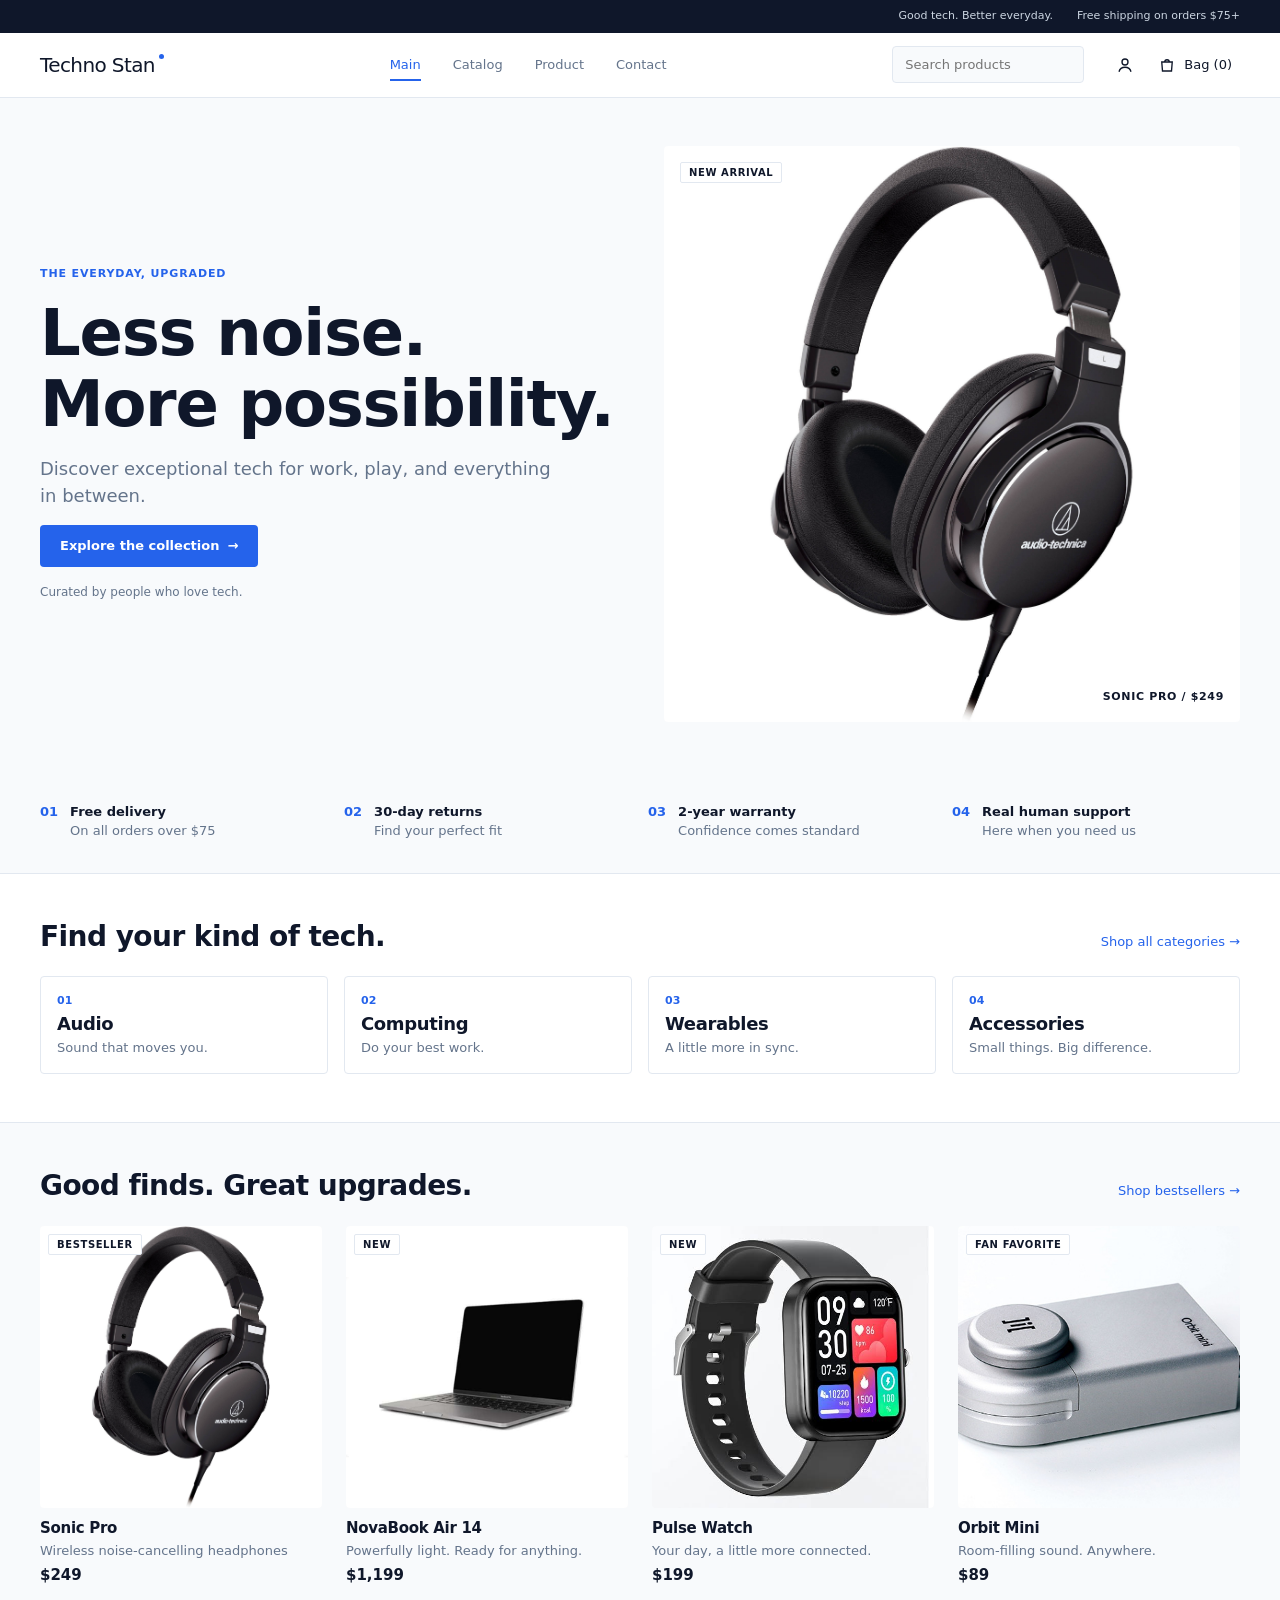
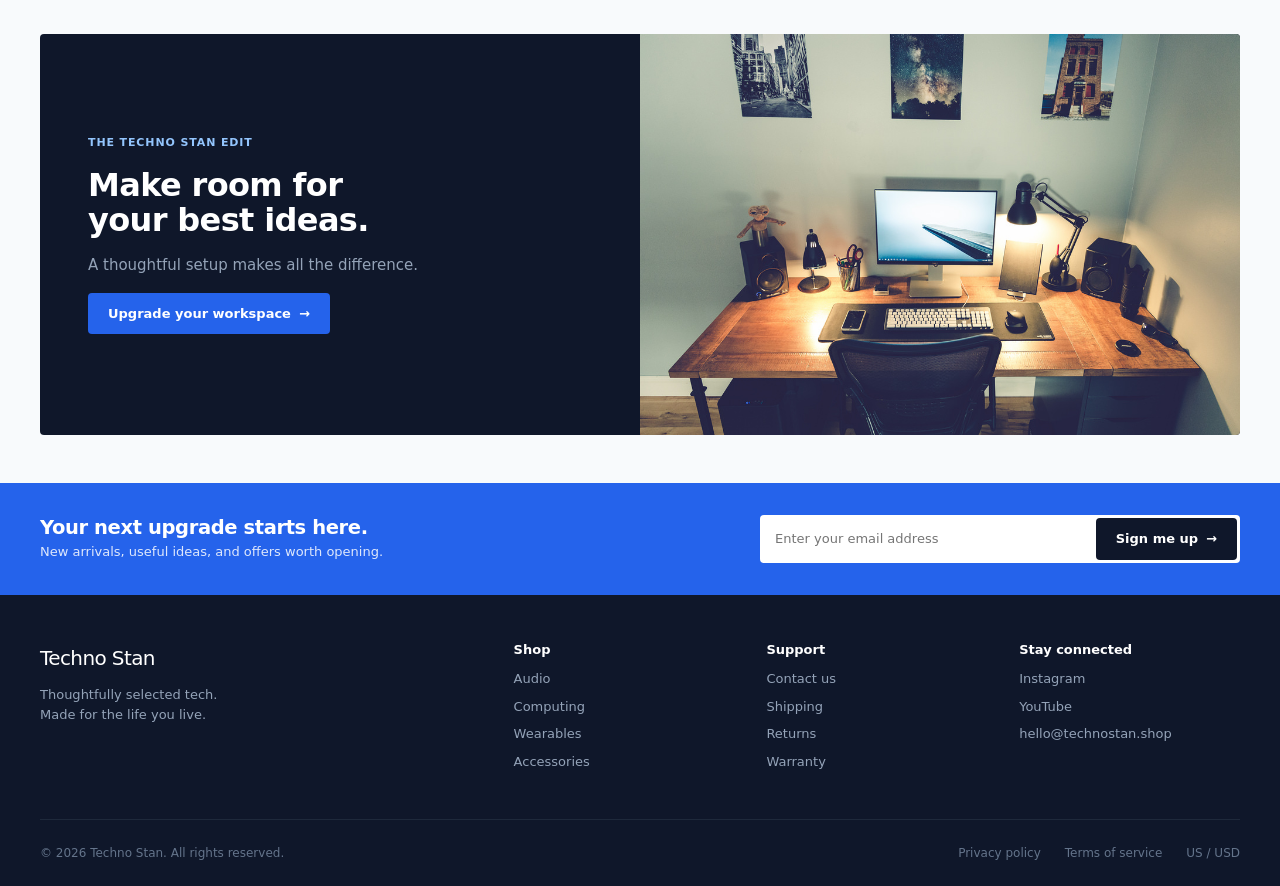
<file: css-modern-catalog/index.html>
<!DOCTYPE html>
<html lang="en">
<head>
  <meta charset="UTF-8">
  <meta name="viewport" content="width=device-width, initial-scale=1">
  <title>Techno Stan — Less noise. More possibility.</title>
  <meta name="description" content="Thoughtfully selected tech for work, play, and everything in between.">
  <link rel="stylesheet" href="css/main.css">
  <script src="js/products.js" defer></script>
  <script src="js/main.js" defer></script>
</head>
<body class="page page--home">

  <p class="announce">
    <span>Good tech. Better everyday.</span>
    <span>Free shipping on orders $75+</span>
  </p>

  <header class="header">
    <div class="container header__inner">
      <a class="logo" href="index.html">Techno Stan<span class="logo__dot" aria-hidden="true"></span></a>

      <nav class="nav" id="site-nav" aria-label="Main">
        <ul class="nav__list">
          <li><a class="nav__link" href="index.html" aria-current="page">Main</a></li>
          <li><a class="nav__link" href="catalog.html">Catalog</a></li>
          <li><a class="nav__link" href="product.html?">Product</a></li>
          <li><a class="nav__link" href="contact.html">Contact</a></li>
        </ul>
      </nav>

      <form class="search" role="search">
        <label class="visually-hidden" for="search">Search products</label>
        <input class="search__input" id="search" type="search" placeholder="Search products">
      </form>

      <div class="header__actions">
        <a class="icon-btn" href="#" aria-label="Account">
          <svg width="18" height="18" viewBox="0 0 24 24" fill="none" stroke="currentColor" stroke-width="1.8"><circle cx="12" cy="8" r="4"/><path d="M4 21c1-4 4-6 8-6s7 2 8 6"/></svg>
        </a>
        <a class="icon-btn" href="#" aria-label="Bag, 0 items">
          <svg width="18" height="18" viewBox="0 0 24 24" fill="none" stroke="currentColor" stroke-width="1.8"><path d="M5 8h14l-1 12H6L5 8z"/><path d="M9 8a3 3 0 016 0"/></svg>
          <span class="icon-btn__label">Bag (0)</span>
        </a>
        <button class="icon-btn menu-toggle" type="button" aria-expanded="false" aria-controls="site-nav" aria-label="Menu">
          <svg width="18" height="18" viewBox="0 0 24 24" fill="none" stroke="currentColor" stroke-width="1.8"><path d="M4 7h16M4 12h16M4 17h16"/></svg>
        </button>
      </div>
    </div>
  </header>

  <main>

    <!-- Hero -->
    <section class="hero">
      <div class="container hero__inner">
        <div class="hero__content">
          <p class="eyebrow">The everyday, upgraded</p>
          <h1 class="hero__title">Less noise.<br>More possibility.</h1>
          <p class="hero__text">Discover exceptional tech for work, play, and everything in between.</p>
          <a class="btn btn--primary" href="catalog.html">Explore the collection</a>
          <p class="hero__note">Curated by people who love tech.</p>
        </div>
        <figure class="hero__media">
          <img src="assets/images/sonic-pro.jpg" alt="Sonic Pro noise-cancelling headphones" width="640" height="640">
          <span class="badge">New arrival</span>
          <figcaption class="hero__caption">Sonic Pro / $249</figcaption>
        </figure>
      </div>

      <ul class="container perks">
        <li class="perk"><span class="perk__num">01</span><strong>Free delivery</strong><span>On all orders over $75</span></li>
        <li class="perk"><span class="perk__num">02</span><strong>30-day returns</strong><span>Find your perfect fit</span></li>
        <li class="perk"><span class="perk__num">03</span><strong>2-year warranty</strong><span>Confidence comes standard</span></li>
        <li class="perk"><span class="perk__num">04</span><strong>Real human support</strong><span>Here when you need us</span></li>
      </ul>
    </section>

    <!-- Categories -->
    <section class="section section--tinted">
      <div class="container">
        <header class="section__head">
          <h2 class="section__title">Find your kind of tech.</h2>
          <a class="link" href="catalog.html">Shop all categories</a>
        </header>
        <ul class="categories">
          <li><a class="category" href="catalog.html"><span class="category__num">01</span><h3 class="category__name">Audio</h3><p class="category__text">Sound that moves you.</p></a></li>
          <li><a class="category" href="catalog.html"><span class="category__num">02</span><h3 class="category__name">Computing</h3><p class="category__text">Do your best work.</p></a></li>
          <li><a class="category" href="catalog.html"><span class="category__num">03</span><h3 class="category__name">Wearables</h3><p class="category__text">A little more in sync.</p></a></li>
          <li><a class="category" href="catalog.html"><span class="category__num">04</span><h3 class="category__name">Accessories</h3><p class="category__text">Small things. Big difference.</p></a></li>
        </ul>
      </div>
    </section>

    <!-- Products -->
    <section class="section">
      <div class="container">
        <header class="section__head">
          <h2 class="section__title">Good finds. Great upgrades.</h2>
          <a class="link" href="catalog.html">Shop bestsellers</a>
        </header>

        <ul class="grid-cards">
          <li>
            <article class="card">
              <a class="card__media" href="product.html?id=sonic-pro">
                <img src="assets/images/sonic-pro.jpg" alt="Sonic Pro headphones" loading="lazy">
                <span class="badge">Bestseller</span>
              </a>
              <div class="card__body">
                <h3 class="card__title"><a href="product.html?id=sonic-pro">Sonic Pro</a></h3>
                <p class="card__desc">Wireless noise-cancelling headphones</p>
                <p class="card__price">$249</p>
              </div>
            </article>
          </li>
          <li>
            <article class="card">
              <a class="card__media" href="product.html?id=novabook-air-14">
                <img src="assets/images/novabook-air-14.jpg" alt="NovaBook Air 14 laptop" loading="lazy">
                <span class="badge">New</span>
              </a>
              <div class="card__body">
                <h3 class="card__title"><a href="product.html?id=novabook-air-14">NovaBook Air 14</a></h3>
                <p class="card__desc">Powerfully light. Ready for anything.</p>
                <p class="card__price">$1,199</p>
              </div>
            </article>
          </li>
          <li>
            <article class="card">
              <a class="card__media" href="product.html?id=pulse-watch">
                <img src="assets/images/pulse-watch.jpg" alt="Pulse Watch smartwatch" loading="lazy">
                <span class="badge">New</span>
              </a>
              <div class="card__body">
                <h3 class="card__title"><a href="product.html?id=pulse-watch">Pulse Watch</a></h3>
                <p class="card__desc">Your day, a little more connected.</p>
                <p class="card__price">$199</p>
              </div>
            </article>
          </li>
          <li>
            <article class="card">
              <a class="card__media" href="product.html?id=orbit-mini">
                <img src="assets/images/orbit-mini.jpg" alt="Orbit Mini Bluetooth speaker" loading="lazy">
                <span class="badge">Fan favorite</span>
              </a>
              <div class="card__body">
                <h3 class="card__title"><a href="product.html?id=orbit-mini">Orbit Mini</a></h3>
                <p class="card__desc">Room-filling sound. Anywhere.</p>
                <p class="card__price">$89</p>
              </div>
            </article>
          </li>
        </ul>
      </div>
    </section>

    <!-- Promo -->
    <section class="section section--flush">
      <div class="container">
        <div class="promo">
          <div class="promo__content">
            <p class="eyebrow">The Techno Stan edit</p>
            <h2 class="promo__title">Make room for<br>your best ideas.</h2>
            <p class="promo__text">A thoughtful setup makes all the difference.</p>
            <a class="btn btn--primary" href="catalog.html">Upgrade your workspace</a>
          </div>
          <img class="promo__img" src="assets/images/workspace.jpg" alt="A bright desk setup with headphones and a laptop" loading="lazy">
        </div>
      </div>
    </section>

  </main>

  <section class="newsletter">
    <div class="container newsletter__inner">
      <div>
        <h2 class="newsletter__title">Your next upgrade starts here.</h2>
        <p class="newsletter__text">New arrivals, useful ideas, and offers worth opening.</p>
      </div>
      <form class="newsletter__form">
        <label class="visually-hidden" for="nl-email">Email address</label>
        <input id="nl-email" type="email" placeholder="Enter your email address" required>
        <button class="btn btn--dark" type="submit">Sign me up</button>
      </form>
    </div>
  </section>

  <footer class="footer">
    <div class="container footer__grid">
      <div class="footer__brand">
        <a class="logo logo--light" href="index.html">Techno Stan</a>
        <p>Thoughtfully selected tech.<br>Made for the life you live.</p>
      </div>
      <nav class="footer__col" aria-label="Shop">
        <h2 class="footer__title">Shop</h2>
        <ul><li><a href="catalog.html">Audio</a></li><li><a href="catalog.html">Computing</a></li><li><a href="catalog.html">Wearables</a></li><li><a href="catalog.html">Accessories</a></li></ul>
      </nav>
      <nav class="footer__col" aria-label="Support">
        <h2 class="footer__title">Support</h2>
        <ul><li><a href="contact.html">Contact us</a></li><li><a href="contact.html">Shipping</a></li><li><a href="contact.html">Returns</a></li><li><a href="contact.html">Warranty</a></li></ul>
      </nav>
      <div class="footer__col">
        <h2 class="footer__title">Stay connected</h2>
        <ul><li><a href="#">Instagram</a></li><li><a href="#">YouTube</a></li><li><a href="mailto:hello@technostan.shop">hello@technostan.shop</a></li></ul>
      </div>
    </div>
    <div class="container footer__bottom">
      <p>© 2026 Techno Stan. All rights reserved.</p>
      <ul>
        <li><a href="#">Privacy policy</a></li><li><a href="#">Terms of service</a></li><li>US / USD</li>
      </ul>
    </div>
  </footer>

</body>
</html>
</file>
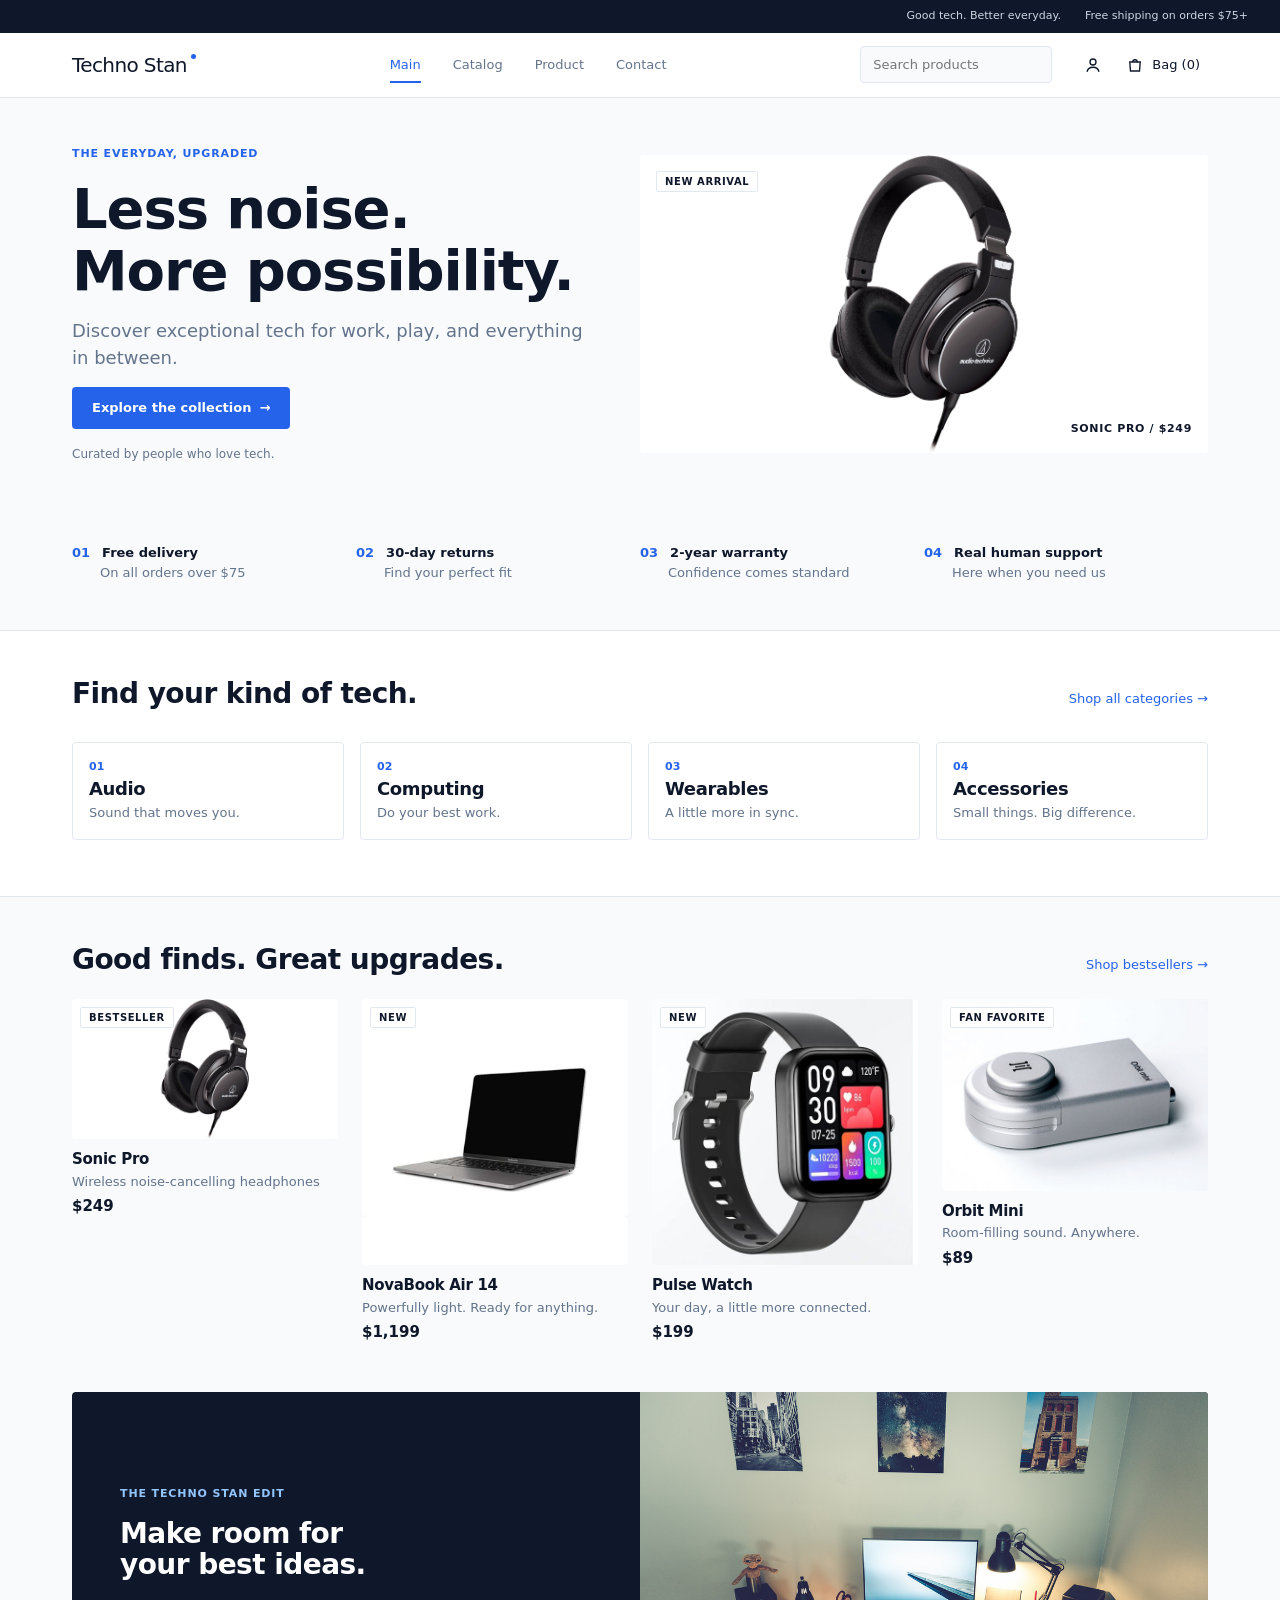
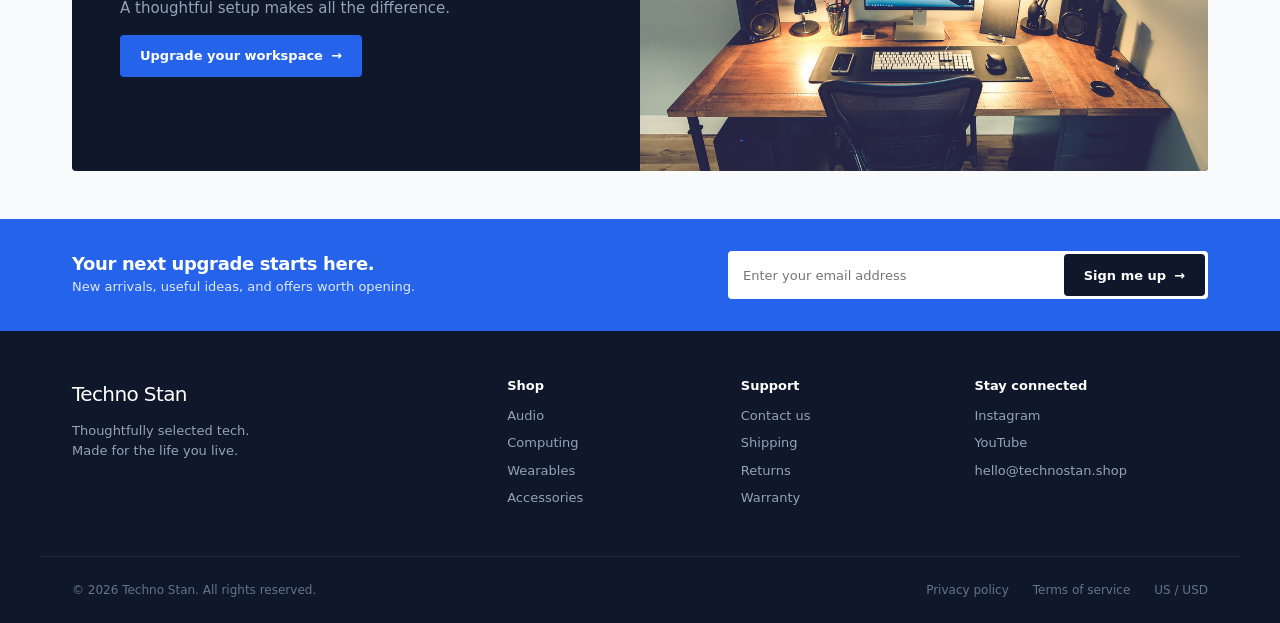
<file: css-modern-catalog/legacy/index.html>
<!DOCTYPE html>
<html lang="en">
<head>
  <meta charset="UTF-8">
  <meta name="viewport" content="width=device-width, initial-scale=1">
  <title>Techno Stan (legacy) — Less noise. More possibility.</title>
  <meta name="description" content="Legacy version: flat CSS with @media, without Container Queries, Subgrid and CSS Nesting.">
  <link rel="stylesheet" href="css/style.css">
</head>
<body class="page page--home">

  <p class="announce">
    <span>Good tech. Better everyday.</span>
    <span>Free shipping on orders $75+</span>
  </p>

  <header class="header" id="site-header">
    <div class="container header__inner">
      <a class="logo" href="index.html">Techno Stan<span class="logo__dot" aria-hidden="true"></span></a>

      <nav class="nav" id="site-nav" aria-label="Main">
        <ul class="nav__list">
          <li><a class="nav__link" href="index.html" aria-current="page">Main</a></li>
          <li><a class="nav__link" href="../catalog.html">Catalog</a></li>
          <li><a class="nav__link" href="../product.html">Product</a></li>
          <li><a class="nav__link" href="../contact.html">Contact</a></li>
        </ul>
      </nav>

      <form class="search" role="search">
        <label class="visually-hidden" for="search">Search products</label>
        <input class="search__input" id="search" type="search" placeholder="Search products">
      </form>

      <div class="header__actions">
        <a class="icon-btn" href="#" aria-label="Account">
          <svg width="18" height="18" viewBox="0 0 24 24" fill="none" stroke="currentColor" stroke-width="1.8"><circle cx="12" cy="8" r="4"/><path d="M4 21c1-4 4-6 8-6s7 2 8 6"/></svg>
        </a>
        <a class="icon-btn" href="#" aria-label="Bag, 0 items">
          <svg width="18" height="18" viewBox="0 0 24 24" fill="none" stroke="currentColor" stroke-width="1.8"><path d="M5 8h14l-1 12H6L5 8z"/><path d="M9 8a3 3 0 016 0"/></svg>
          <span class="icon-btn__label">Bag (0)</span>
        </a>
        <button class="icon-btn menu-toggle" type="button" aria-expanded="false" aria-controls="site-nav" aria-label="Menu">
          <svg width="18" height="18" viewBox="0 0 24 24" fill="none" stroke="currentColor" stroke-width="1.8"><path d="M4 7h16M4 12h16M4 17h16"/></svg>
        </button>
      </div>
    </div>
  </header>

  <main>

    <!-- Hero -->
    <section class="hero">
      <div class="container hero__inner">
        <div class="hero__content">
          <p class="eyebrow">The everyday, upgraded</p>
          <h1 class="hero__title">Less noise.<br>More possibility.</h1>
          <p class="hero__text">Discover exceptional tech for work, play, and everything in between.</p>
          <a class="btn btn--primary" href="../catalog.html">Explore the collection</a>
          <p class="hero__note">Curated by people who love tech.</p>
        </div>
        <figure class="hero__media">
          <img src="../assets/images/sonic-pro.jpg" alt="Sonic Pro noise-cancelling headphones" width="640" height="640">
          <span class="badge">New arrival</span>
          <figcaption class="hero__caption">Sonic Pro / $249</figcaption>
        </figure>
      </div>

      <ul class="container perks">
        <li class="perk"><span class="perk__num">01</span><strong>Free delivery</strong><span>On all orders over $75</span></li>
        <li class="perk"><span class="perk__num">02</span><strong>30-day returns</strong><span>Find your perfect fit</span></li>
        <li class="perk"><span class="perk__num">03</span><strong>2-year warranty</strong><span>Confidence comes standard</span></li>
        <li class="perk"><span class="perk__num">04</span><strong>Real human support</strong><span>Here when you need us</span></li>
      </ul>
    </section>

    <!-- Categories -->
    <section class="section section--tinted">
      <div class="container">
        <header class="section__head">
          <h2 class="section__title">Find your kind of tech.</h2>
          <a class="link" href="../catalog.html">Shop all categories</a>
        </header>
        <ul class="categories">
          <li><a class="category" href="../catalog.html"><span class="category__num">01</span><h3 class="category__name">Audio</h3><p class="category__text">Sound that moves you.</p></a></li>
          <li><a class="category" href="../catalog.html"><span class="category__num">02</span><h3 class="category__name">Computing</h3><p class="category__text">Do your best work.</p></a></li>
          <li><a class="category" href="../catalog.html"><span class="category__num">03</span><h3 class="category__name">Wearables</h3><p class="category__text">A little more in sync.</p></a></li>
          <li><a class="category" href="../catalog.html"><span class="category__num">04</span><h3 class="category__name">Accessories</h3><p class="category__text">Small things. Big difference.</p></a></li>
        </ul>
      </div>
    </section>

    <!-- Products -->
    <section class="section">
      <div class="container">
        <header class="section__head">
          <h2 class="section__title">Good finds. Great upgrades.</h2>
          <a class="link" href="../catalog.html">Shop bestsellers</a>
        </header>

        <ul class="grid-cards">
          <li>
            <article class="card">
              <a class="card__media" href="../product.html">
                <img src="../assets/images/sonic-pro.jpg" alt="Sonic Pro headphones" loading="lazy">
                <span class="badge">Bestseller</span>
              </a>
              <div class="card__body">
                <h3 class="card__title"><a href="../product.html">Sonic Pro</a></h3>
                <p class="card__desc">Wireless noise-cancelling headphones</p>
                <p class="card__price">$249</p>
              </div>
            </article>
          </li>
          <li>
            <article class="card">
              <a class="card__media" href="../product.html">
                <img src="../assets/images/novabook-air-14.jpg" alt="NovaBook Air 14 laptop" loading="lazy">
                <span class="badge">New</span>
              </a>
              <div class="card__body">
                <h3 class="card__title"><a href="../product.html">NovaBook Air 14</a></h3>
                <p class="card__desc">Powerfully light. Ready for anything.</p>
                <p class="card__price">$1,199</p>
              </div>
            </article>
          </li>
          <li>
            <article class="card">
              <a class="card__media" href="../product.html">
                <img src="../assets/images/pulse-watch.jpg" alt="Pulse Watch smartwatch" loading="lazy">
                <span class="badge">New</span>
              </a>
              <div class="card__body">
                <h3 class="card__title"><a href="../product.html">Pulse Watch</a></h3>
                <p class="card__desc">Your day, a little more connected.</p>
                <p class="card__price">$199</p>
              </div>
            </article>
          </li>
          <li>
            <article class="card">
              <a class="card__media" href="../product.html">
                <img src="../assets/images/orbit-mini.jpg" alt="Orbit Mini Bluetooth speaker" loading="lazy">
                <span class="badge">Fan favorite</span>
              </a>
              <div class="card__body">
                <h3 class="card__title"><a href="../product.html">Orbit Mini</a></h3>
                <p class="card__desc">Room-filling sound. Anywhere.</p>
                <p class="card__price">$89</p>
              </div>
            </article>
          </li>
        </ul>
      </div>
    </section>

    <!-- Promo -->
    <section class="section section--flush">
      <div class="container">
        <div class="promo">
          <div class="promo__content">
            <p class="eyebrow">The Techno Stan edit</p>
            <h2 class="promo__title">Make room for<br>your best ideas.</h2>
            <p class="promo__text">A thoughtful setup makes all the difference.</p>
            <a class="btn btn--primary" href="../catalog.html">Upgrade your workspace</a>
          </div>
          <img class="promo__img" src="../assets/images/workspace.jpg" alt="A bright desk setup with headphones and a laptop" loading="lazy">
        </div>
      </div>
    </section>

  </main>

  <section class="newsletter">
    <div class="container newsletter__inner">
      <div>
        <h2 class="newsletter__title">Your next upgrade starts here.</h2>
        <p class="newsletter__text">New arrivals, useful ideas, and offers worth opening.</p>
      </div>
      <form class="newsletter__form">
        <label class="visually-hidden" for="nl-email">Email address</label>
        <input id="nl-email" type="email" placeholder="Enter your email address" required>
        <button class="btn btn--dark" type="submit">Sign me up</button>
      </form>
    </div>
  </section>

  <footer class="footer">
    <div class="container footer__grid">
      <div class="footer__brand">
        <a class="logo logo--light" href="index.html">Techno Stan</a>
        <p>Thoughtfully selected tech.<br>Made for the life you live.</p>
      </div>
      <nav class="footer__col" aria-label="Shop">
        <h2 class="footer__title">Shop</h2>
        <ul><li><a href="../catalog.html">Audio</a></li><li><a href="../catalog.html">Computing</a></li><li><a href="../catalog.html">Wearables</a></li><li><a href="../catalog.html">Accessories</a></li></ul>
      </nav>
      <nav class="footer__col" aria-label="Support">
        <h2 class="footer__title">Support</h2>
        <ul><li><a href="../contact.html">Contact us</a></li><li><a href="../contact.html">Shipping</a></li><li><a href="../contact.html">Returns</a></li><li><a href="../contact.html">Warranty</a></li></ul>
      </nav>
      <div class="footer__col">
        <h2 class="footer__title">Stay connected</h2>
        <ul><li><a href="#">Instagram</a></li><li><a href="#">YouTube</a></li><li><a href="mailto:hello@technostan.shop">hello@technostan.shop</a></li></ul>
      </div>
    </div>
    <div class="container footer__bottom">
      <p>© 2026 Techno Stan. All rights reserved.</p>
      <ul>
        <li><a href="#">Privacy policy</a></li><li><a href="#">Terms of service</a></li><li>US / USD</li>
      </ul>
    </div>
  </footer>

  <!-- Мінімальний скрипт для мобільного меню (без :has() клас .is-open ставимо з JS) -->
  <script>
    (function () {
      var header = document.getElementById('site-header');
      var toggle = header.querySelector('.menu-toggle');
      toggle.addEventListener('click', function () {
        var open = toggle.getAttribute('aria-expanded') !== 'true';
        toggle.setAttribute('aria-expanded', String(open));
        header.classList.toggle('is-open', open);
      });
    })();
  </script>
</body>
</html>
</file>
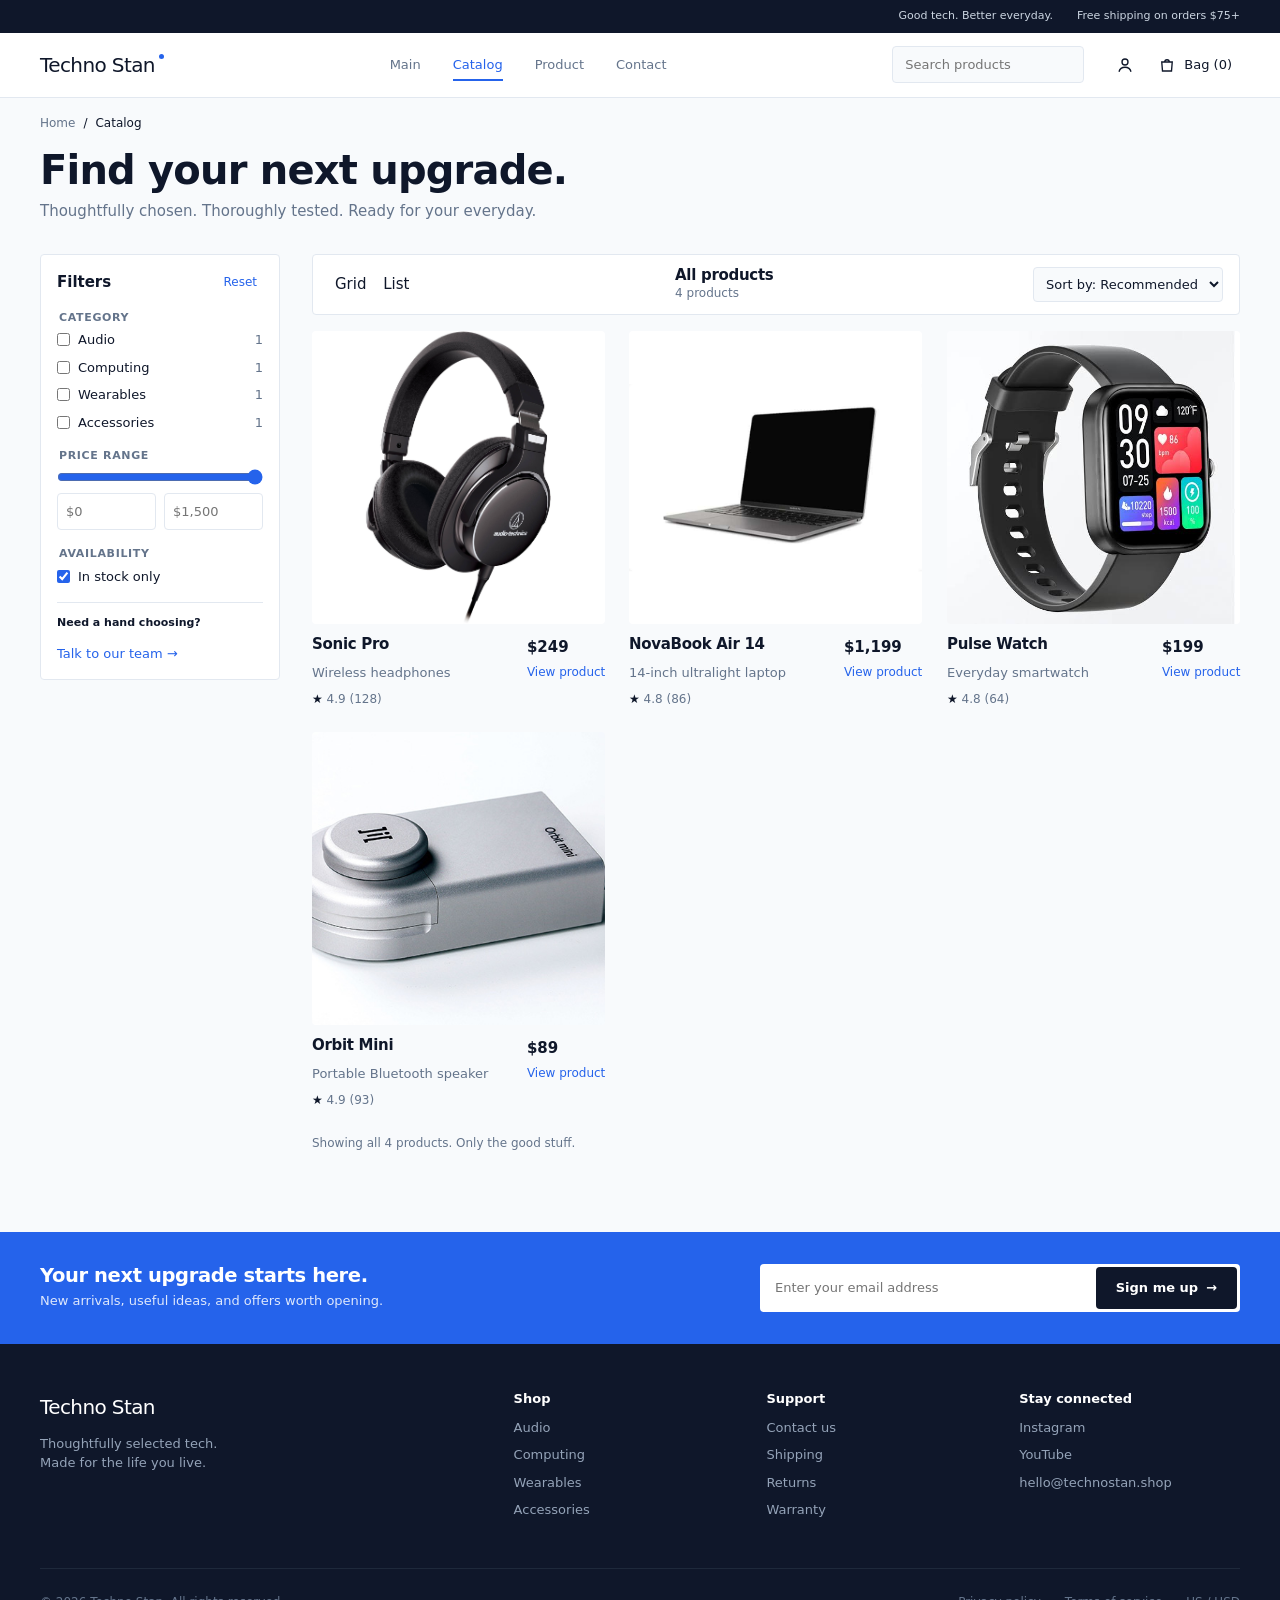
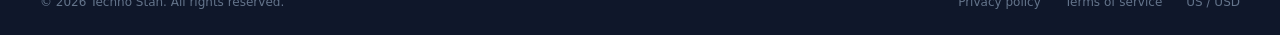
<file: css-modern-catalog/catalog.html>
<!DOCTYPE html>
<html lang="en">
<head>
  <meta charset="UTF-8">
  <meta name="viewport" content="width=device-width, initial-scale=1">
  <title>Catalog — Techno Stan</title>
  <meta name="description" content="Thoughtfully chosen. Thoroughly tested. Ready for your everyday.">
  <link rel="stylesheet" href="css/main.css">
  <script src="js/products.js" defer></script>
  <script src="js/main.js" defer></script>
</head>
<body class="page page--catalog">

  <p class="announce">
    <span>Good tech. Better everyday.</span>
    <span>Free shipping on orders $75+</span>
  </p>

  <header class="header">
    <div class="container header__inner">
      <a class="logo" href="index.html">Techno Stan<span class="logo__dot" aria-hidden="true"></span></a>
      <nav class="nav" id="site-nav" aria-label="Main">
        <ul class="nav__list">
          <li><a class="nav__link" href="index.html">Main</a></li>
          <li><a class="nav__link" href="catalog.html" aria-current="page">Catalog</a></li>
          <li><a class="nav__link" href="product.html">Product</a></li>
          <li><a class="nav__link" href="contact.html">Contact</a></li>
        </ul>
      </nav>
      <form class="search" role="search">
        <label class="visually-hidden" for="search">Search products</label>
        <input class="search__input" id="search" type="search" placeholder="Search products">
      </form>
      <div class="header__actions">
        <a class="icon-btn" href="#" aria-label="Account">
          <svg width="18" height="18" viewBox="0 0 24 24" fill="none" stroke="currentColor" stroke-width="1.8"><circle cx="12" cy="8" r="4"/><path d="M4 21c1-4 4-6 8-6s7 2 8 6"/></svg>
        </a>
        <a class="icon-btn" href="#" aria-label="Bag, 0 items">
          <svg width="18" height="18" viewBox="0 0 24 24" fill="none" stroke="currentColor" stroke-width="1.8"><path d="M5 8h14l-1 12H6L5 8z"/><path d="M9 8a3 3 0 016 0"/></svg>
          <span class="icon-btn__label">Bag (0)</span>
        </a>
        <button class="icon-btn menu-toggle" type="button" aria-expanded="false" aria-controls="site-nav" aria-label="Menu">
          <svg width="18" height="18" viewBox="0 0 24 24" fill="none" stroke="currentColor" stroke-width="1.8"><path d="M4 7h16M4 12h16M4 17h16"/></svg>
        </button>
      </div>
    </div>
  </header>

  <main class="container">

    <nav class="breadcrumbs" aria-label="Breadcrumb">
      <ol>
        <li><a href="index.html">Home</a></li>
        <li aria-current="page">Catalog</li>
      </ol>
    </nav>

    <header class="page-head">
      <h1 class="page-head__title">Find your next upgrade.</h1>
      <p class="page-head__text">Thoughtfully chosen. Thoroughly tested. Ready for your everyday.</p>
    </header>

    <div class="catalog">

      <!-- Sidebar with filters -->
      <aside class="filters" aria-label="Filters">
        <details class="filters__panel" open>
          <summary class="filters__head">
            <span class="filters__title">Filters</span>
            <button class="filters__reset" type="reset" form="filters-form">Reset</button>
          </summary>

          <form class="filters__form" id="filters-form">
            <fieldset class="filter">
              <legend class="filter__title">Category</legend>
              <label class="filter__option"><input type="checkbox" name="category" value="audio"><span>Audio</span><span class="filter__count">1</span></label>
              <label class="filter__option"><input type="checkbox" name="category" value="computing"><span>Computing</span><span class="filter__count">1</span></label>
              <label class="filter__option"><input type="checkbox" name="category" value="wearables"><span>Wearables</span><span class="filter__count">1</span></label>
              <label class="filter__option"><input type="checkbox" name="category" value="accessories"><span>Accessories</span><span class="filter__count">1</span></label>
            </fieldset>

            <fieldset class="filter">
              <legend class="filter__title">Price range</legend>
              <input class="filter__range" type="range" name="price" min="0" max="1500" value="1500" aria-label="Maximum price">
              <div class="filter__prices">
                <label><span class="visually-hidden">Minimum price</span><input type="number" name="min" placeholder="$0" min="0"></label>
                <label><span class="visually-hidden">Maximum price</span><input type="number" name="max" placeholder="$1,500" min="0"></label>
              </div>
            </fieldset>

            <fieldset class="filter">
              <legend class="filter__title">Availability</legend>
              <label class="filter__option"><input type="checkbox" name="stock" checked><span>In stock only</span></label>
            </fieldset>

            <div class="filter filter--help">
              <p class="filter__title">Need a hand choosing?</p>
              <a class="link" href="contact.html">Talk to our team</a>
            </div>
          </form>
        </details>
      </aside>

      <!-- Products -->
      <section class="catalog__main" aria-labelledby="all-products">
        <div class="toolbar">
          <div class="toolbar__views" role="group" aria-label="View">
            <button type="button" data-view="grid" aria-pressed="true">Grid</button>
            <button type="button" data-view="list" aria-pressed="false">List</button>
          </div>
          <div>
            <h2 class="toolbar__title" id="all-products">All products</h2>
            <p class="toolbar__count">4 products</p>
          </div>
          <label class="toolbar__sort">
            <span class="visually-hidden">Sort by</span>
            <select name="sort">
              <option>Sort by: Recommended</option>
              <option>Price: low to high</option>
              <option>Price: high to low</option>
              <option>Newest</option>
            </select>
          </label>
        </div>

        <ul class="grid-cards grid-cards--catalog">
          <li>
            <article class="card card--catalog">
              <a class="card__media" href="product.html?id=sonic-pro"><img src="assets/images/sonic-pro.jpg" alt="Sonic Pro headphones" loading="lazy"></a>
              <div class="card__body">
                <h3 class="card__title"><a href="product.html?id=sonic-pro">Sonic Pro</a></h3>
                <p class="card__price">$249</p>
                <p class="card__desc">Wireless headphones</p>
                <a class="card__link" href="product.html?id=sonic-pro">View product</a>
                <p class="card__rating"><span aria-hidden="true">★</span> 4.9 <span class="card__reviews">(128)</span></p>
              </div>
            </article>
          </li>
          <li>
            <article class="card card--catalog">
              <a class="card__media" href="product.html?id=novabook-air-14"><img src="assets/images/novabook-air-14.jpg" alt="NovaBook Air 14 laptop" loading="lazy"></a>
              <div class="card__body">
                <h3 class="card__title"><a href="product.html?id=novabook-air-14">NovaBook Air 14</a></h3>
                <p class="card__price">$1,199</p>
                <p class="card__desc">14-inch ultralight laptop</p>
                <a class="card__link" href="product.html?id=novabook-air-14">View product</a>
                <p class="card__rating"><span aria-hidden="true">★</span> 4.8 <span class="card__reviews">(86)</span></p>
              </div>
            </article>
          </li>
          <li>
            <article class="card card--catalog">
              <a class="card__media" href="product.html?id=pulse-watch"><img src="assets/images/pulse-watch.jpg" alt="Pulse Watch smartwatch" loading="lazy"></a>
              <div class="card__body">
                <h3 class="card__title"><a href="product.html?id=pulse-watch">Pulse Watch</a></h3>
                <p class="card__price">$199</p>
                <p class="card__desc">Everyday smartwatch</p>
                <a class="card__link" href="product.html?id=pulse-watch">View product</a>
                <p class="card__rating"><span aria-hidden="true">★</span> 4.8 <span class="card__reviews">(64)</span></p>
              </div>
            </article>
          </li>
          <li>
            <article class="card card--catalog">
              <a class="card__media" href="product.html?id=orbit-mini"><img src="assets/images/orbit-mini.jpg" alt="Orbit Mini speaker" loading="lazy"></a>
              <div class="card__body">
                <h3 class="card__title"><a href="product.html?id=orbit-mini">Orbit Mini</a></h3>
                <p class="card__price">$89</p>
                <p class="card__desc">Portable Bluetooth speaker</p>
                <a class="card__link" href="product.html?id=orbit-mini">View product</a>
                <p class="card__rating"><span aria-hidden="true">★</span> 4.9 <span class="card__reviews">(93)</span></p>
              </div>
            </article>
          </li>
        </ul>

        <p class="catalog__foot">Showing all 4 products. Only the good stuff.</p>
      </section>
    </div>
  </main>

  <section class="newsletter">
    <div class="container newsletter__inner">
      <div>
        <h2 class="newsletter__title">Your next upgrade starts here.</h2>
        <p class="newsletter__text">New arrivals, useful ideas, and offers worth opening.</p>
      </div>
      <form class="newsletter__form">
        <label class="visually-hidden" for="nl-email">Email address</label>
        <input id="nl-email" type="email" placeholder="Enter your email address" required>
        <button class="btn btn--dark" type="submit">Sign me up</button>
      </form>
    </div>
  </section>

  <footer class="footer">
    <div class="container footer__grid">
      <div class="footer__brand">
        <a class="logo logo--light" href="index.html">Techno Stan</a>
        <p>Thoughtfully selected tech.<br>Made for the life you live.</p>
      </div>
      <nav class="footer__col" aria-label="Shop">
        <h2 class="footer__title">Shop</h2>
        <ul><li><a href="catalog.html">Audio</a></li><li><a href="catalog.html">Computing</a></li><li><a href="catalog.html">Wearables</a></li><li><a href="catalog.html">Accessories</a></li></ul>
      </nav>
      <nav class="footer__col" aria-label="Support">
        <h2 class="footer__title">Support</h2>
        <ul><li><a href="contact.html">Contact us</a></li><li><a href="contact.html">Shipping</a></li><li><a href="contact.html">Returns</a></li><li><a href="contact.html">Warranty</a></li></ul>
      </nav>
      <div class="footer__col">
        <h2 class="footer__title">Stay connected</h2>
        <ul><li><a href="#">Instagram</a></li><li><a href="#">YouTube</a></li><li><a href="mailto:hello@technostan.shop">hello@technostan.shop</a></li></ul>
      </div>
    </div>
    <div class="container footer__bottom">
      <p>© 2026 Techno Stan. All rights reserved.</p>
      <ul>
        <li><a href="#">Privacy policy</a></li><li><a href="#">Terms of service</a></li><li>US / USD</li>
      </ul>
    </div>
  </footer>

</body>
</html>
</file>
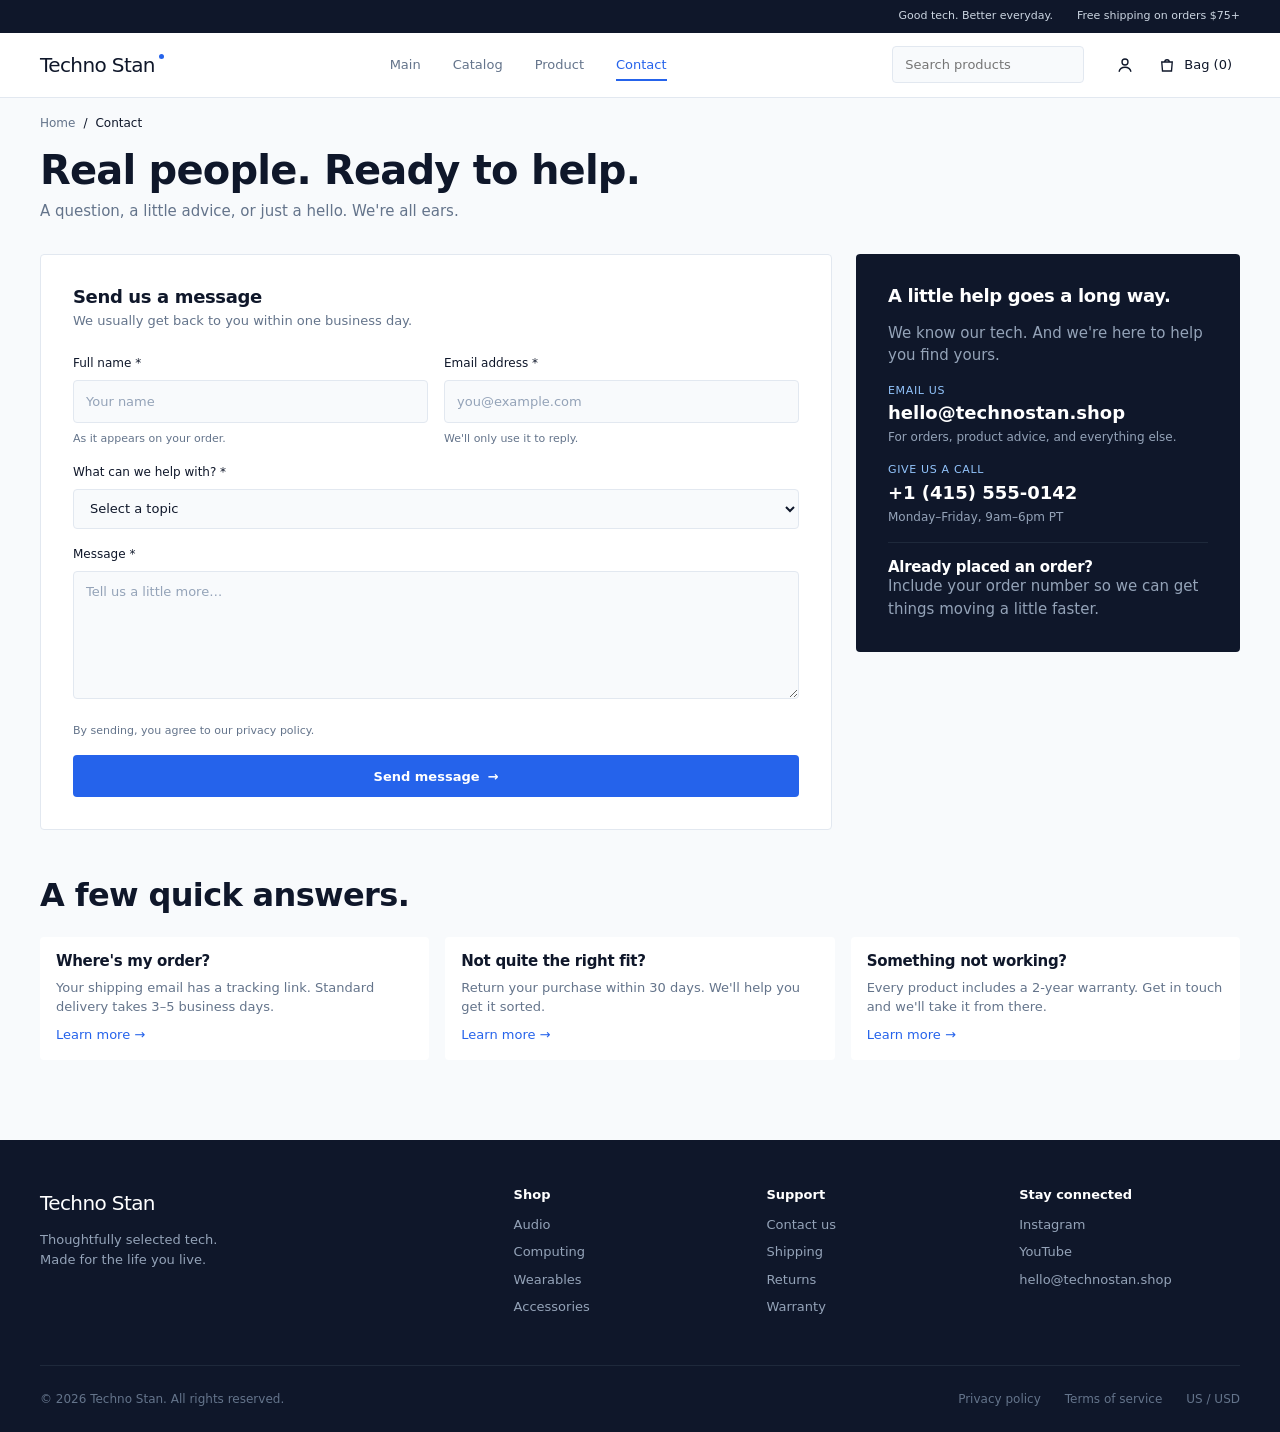
<file: css-modern-catalog/contact.html>
<!DOCTYPE html>
<html lang="en">
<head>
  <meta charset="UTF-8">
  <meta name="viewport" content="width=device-width, initial-scale=1">
  <title>Contact — Techno Stan</title>
  <meta name="description" content="A question, a little advice, or just a hello. We're all ears.">
  <link rel="stylesheet" href="css/main.css">
  <script src="js/main.js" defer></script>
</head>
<body class="page page--contact">

  <p class="announce">
    <span>Good tech. Better everyday.</span>
    <span>Free shipping on orders $75+</span>
  </p>

  <header class="header">
    <div class="container header__inner">
      <a class="logo" href="index.html">Techno Stan<span class="logo__dot" aria-hidden="true"></span></a>
      <nav class="nav" id="site-nav" aria-label="Main">
        <ul class="nav__list">
          <li><a class="nav__link" href="index.html">Main</a></li>
          <li><a class="nav__link" href="catalog.html">Catalog</a></li>
          <li><a class="nav__link" href="product.html">Product</a></li>
          <li><a class="nav__link" href="contact.html" aria-current="page">Contact</a></li>
        </ul>
      </nav>
      <form class="search" role="search">
        <label class="visually-hidden" for="search">Search products</label>
        <input class="search__input" id="search" type="search" placeholder="Search products">
      </form>
      <div class="header__actions">
        <a class="icon-btn" href="#" aria-label="Account">
          <svg width="18" height="18" viewBox="0 0 24 24" fill="none" stroke="currentColor" stroke-width="1.8"><circle cx="12" cy="8" r="4"/><path d="M4 21c1-4 4-6 8-6s7 2 8 6"/></svg>
        </a>
        <a class="icon-btn" href="#" aria-label="Bag, 0 items">
          <svg width="18" height="18" viewBox="0 0 24 24" fill="none" stroke="currentColor" stroke-width="1.8"><path d="M5 8h14l-1 12H6L5 8z"/><path d="M9 8a3 3 0 016 0"/></svg>
          <span class="icon-btn__label">Bag (0)</span>
        </a>
        <button class="icon-btn menu-toggle" type="button" aria-expanded="false" aria-controls="site-nav" aria-label="Menu">
          <svg width="18" height="18" viewBox="0 0 24 24" fill="none" stroke="currentColor" stroke-width="1.8"><path d="M4 7h16M4 12h16M4 17h16"/></svg>
        </button>
      </div>
    </div>
  </header>

  <main class="container">

    <nav class="breadcrumbs" aria-label="Breadcrumb">
      <ol>
        <li><a href="index.html">Home</a></li>
        <li aria-current="page">Contact</li>
      </ol>
    </nav>

    <header class="page-head">
      <h1 class="page-head__title">Real people. Ready to help.</h1>
      <p class="page-head__text">A question, a little advice, or just a hello. We're all ears.</p>
    </header>

    <div class="contact">

      <!-- Form: fields are aligned with Subgrid -->
      <section class="contact__form" aria-labelledby="form-title">
        <h2 class="contact__title" id="form-title">Send us a message</h2>
        <p class="contact__lead">We usually get back to you within one business day.</p>

        <form class="form" action="#" method="post">
          <div class="form__field">
            <label class="form__label" for="name">Full name *</label>
            <input class="form__control" id="name" name="name" type="text" placeholder="Your name" autocomplete="name" required>
            <p class="form__hint">As it appears on your order.</p>
          </div>

          <div class="form__field">
            <label class="form__label" for="email">Email address *</label>
            <input class="form__control" id="email" name="email" type="email" placeholder="you@example.com" autocomplete="email" required>
            <p class="form__hint">We'll only use it to reply.</p>
          </div>

          <div class="form__field form__field--wide">
            <label class="form__label" for="topic">What can we help with? *</label>
            <select class="form__control" id="topic" name="topic" required>
              <option value="" selected disabled>Select a topic</option>
              <option>Order status</option>
              <option>Returns and exchanges</option>
              <option>Product advice</option>
              <option>Warranty and repairs</option>
              <option>Something else</option>
            </select>
          </div>

          <div class="form__field form__field--wide">
            <label class="form__label" for="message">Message *</label>
            <textarea class="form__control" id="message" name="message" rows="5" placeholder="Tell us a little more…" required></textarea>
          </div>

          <p class="form__consent">By sending, you agree to our privacy policy.</p>
          <button class="btn btn--primary btn--block form__submit" type="submit">Send message</button>
        </form>
      </section>

      <!-- Contact details -->
      <aside class="contact__aside" aria-labelledby="help-title">
        <h2 class="contact__aside-title" id="help-title">A little help goes a long way.</h2>
        <p>We know our tech. And we're here to help you find yours.</p>

        <dl class="contact__list">
          <div>
            <dt>Email us</dt>
            <dd><a href="mailto:hello@technostan.shop">hello@technostan.shop</a><span>For orders, product advice, and everything else.</span></dd>
          </div>
          <div>
            <dt>Give us a call</dt>
            <dd><a href="tel:+14155550142">+1 (415) 555-0142</a><span>Monday–Friday, 9am–6pm PT</span></dd>
          </div>
        </dl>

        <div class="contact__order">
          <h3>Already placed an order?</h3>
          <p>Include your order number so we can get things moving a little faster.</p>
        </div>
      </aside>
    </div>

    <!-- Quick answers -->
    <section class="faq" aria-labelledby="faq-title">
      <h2 class="section__title" id="faq-title">A few quick answers.</h2>
      <ul class="faq__list">
        <li class="faq__item">
          <h3 class="faq__q">Where's my order?</h3>
          <p>Your shipping email has a tracking link. Standard delivery takes 3–5 business days.</p>
          <a class="link" href="#">Learn more</a>
        </li>
        <li class="faq__item">
          <h3 class="faq__q">Not quite the right fit?</h3>
          <p>Return your purchase within 30 days. We'll help you get it sorted.</p>
          <a class="link" href="#">Learn more</a>
        </li>
        <li class="faq__item">
          <h3 class="faq__q">Something not working?</h3>
          <p>Every product includes a 2-year warranty. Get in touch and we'll take it from there.</p>
          <a class="link" href="#">Learn more</a>
        </li>
      </ul>
    </section>

  </main>

  <footer class="footer">
    <div class="container footer__grid">
      <div class="footer__brand">
        <a class="logo logo--light" href="index.html">Techno Stan</a>
        <p>Thoughtfully selected tech.<br>Made for the life you live.</p>
      </div>
      <nav class="footer__col" aria-label="Shop">
        <h2 class="footer__title">Shop</h2>
        <ul><li><a href="catalog.html">Audio</a></li><li><a href="catalog.html">Computing</a></li><li><a href="catalog.html">Wearables</a></li><li><a href="catalog.html">Accessories</a></li></ul>
      </nav>
      <nav class="footer__col" aria-label="Support">
        <h2 class="footer__title">Support</h2>
        <ul><li><a href="contact.html">Contact us</a></li><li><a href="contact.html">Shipping</a></li><li><a href="contact.html">Returns</a></li><li><a href="contact.html">Warranty</a></li></ul>
      </nav>
      <div class="footer__col">
        <h2 class="footer__title">Stay connected</h2>
        <ul><li><a href="#">Instagram</a></li><li><a href="#">YouTube</a></li><li><a href="mailto:hello@technostan.shop">hello@technostan.shop</a></li></ul>
      </div>
    </div>
    <div class="container footer__bottom">
      <p>© 2026 Techno Stan. All rights reserved.</p>
      <ul>
        <li><a href="#">Privacy policy</a></li><li><a href="#">Terms of service</a></li><li>US / USD</li>
      </ul>
    </div>
  </footer>

</body>
</html>
</file>
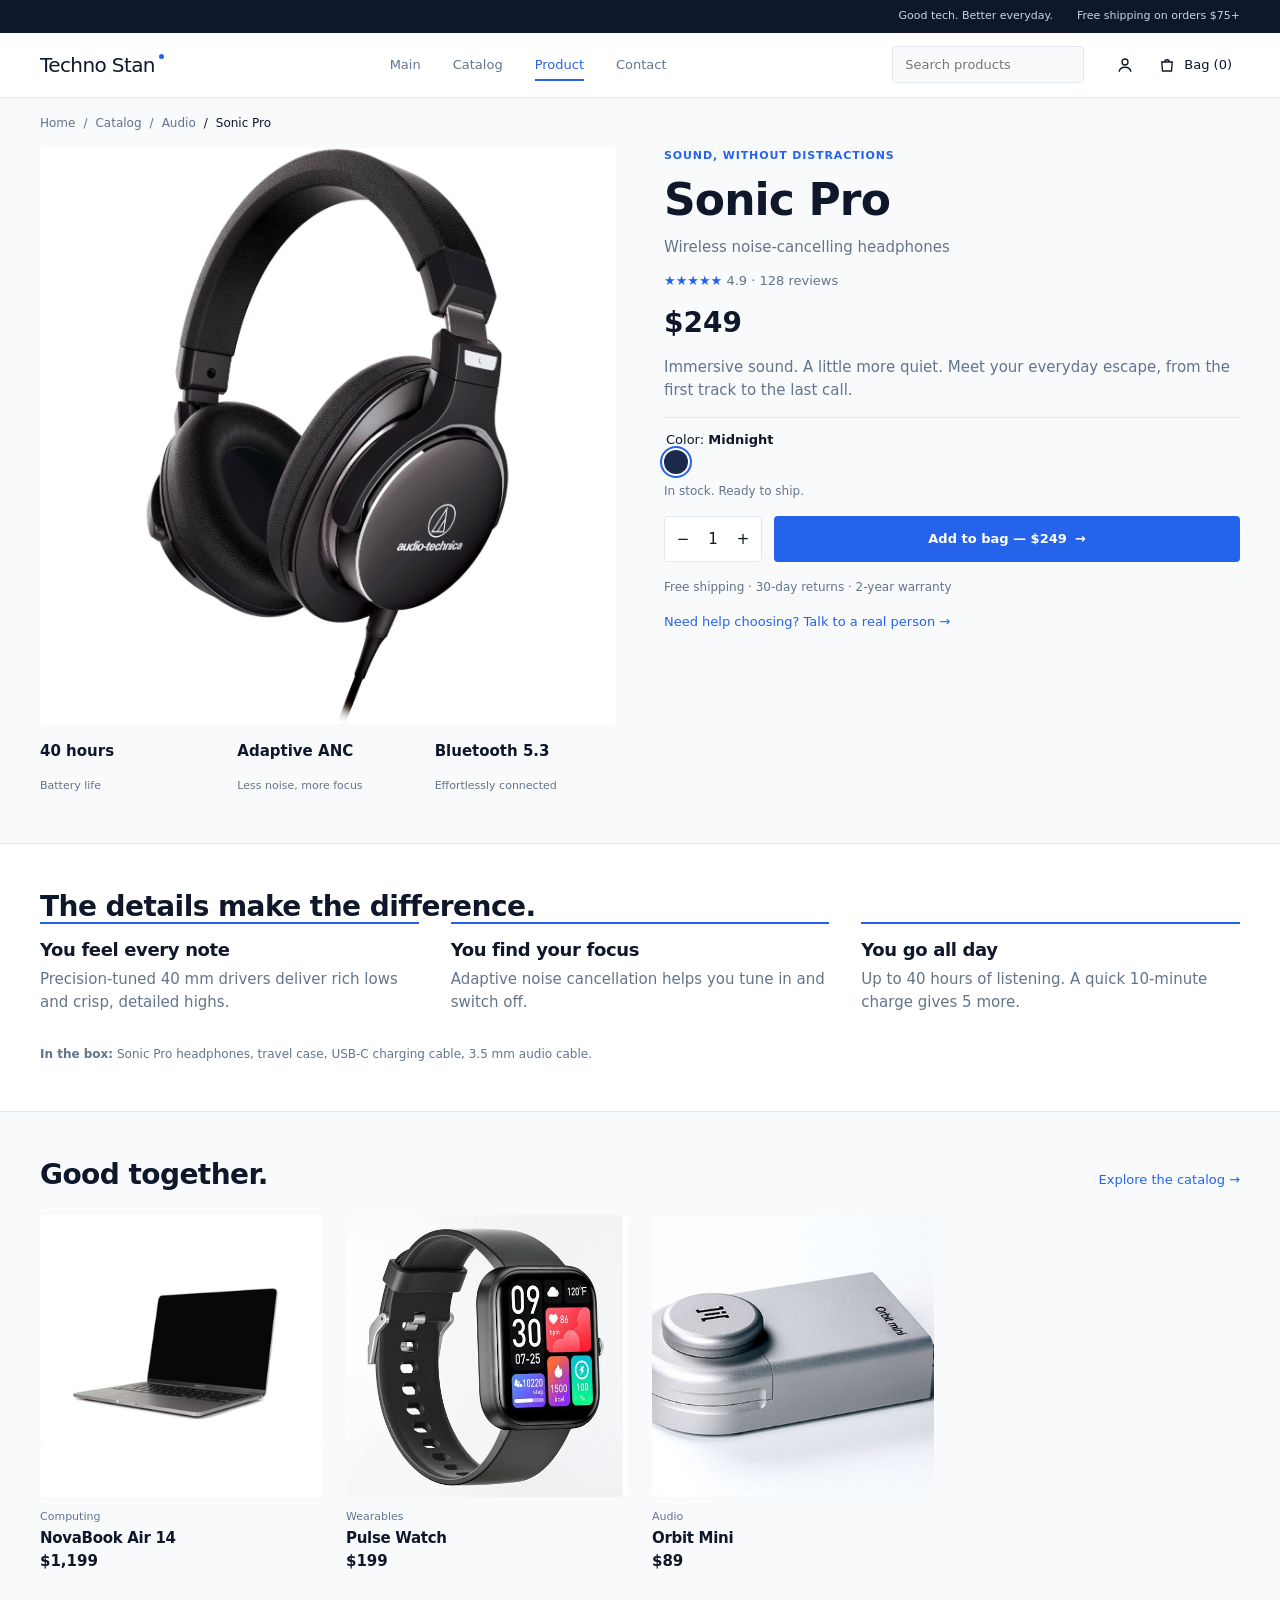
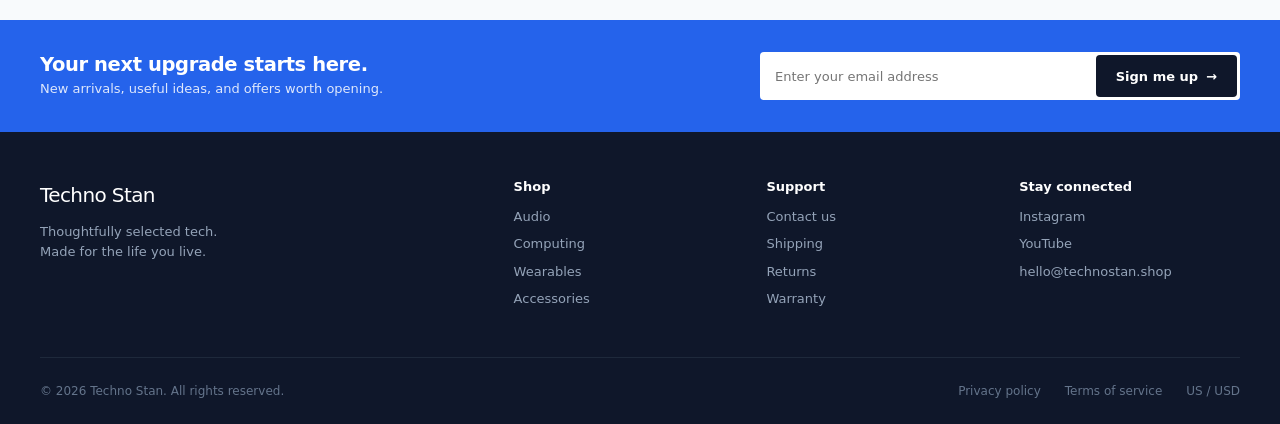
<file: css-modern-catalog/product.html>
<!DOCTYPE html>
<html lang="en">
<head>
  <meta charset="UTF-8">
  <meta name="viewport" content="width=device-width, initial-scale=1">
  <title>Sonic Pro — Techno Stan</title>
  <meta name="description" content="Immersive sound. A little more quiet. Wireless noise-cancelling headphones with up to 40 hours of battery life.">
  <link rel="stylesheet" href="css/main.css">
  <script src="js/products.js" defer></script>
  <script src="js/main.js" defer></script>
</head>
<body class="page page--product">

  <p class="announce">
    <span>Good tech. Better everyday.</span>
    <span>Free shipping on orders $75+</span>
  </p>

  <header class="header">
    <div class="container header__inner">
      <a class="logo" href="index.html">Techno Stan<span class="logo__dot" aria-hidden="true"></span></a>
      <nav class="nav" id="site-nav" aria-label="Main">
        <ul class="nav__list">
          <li><a class="nav__link" href="index.html">Main</a></li>
          <li><a class="nav__link" href="catalog.html">Catalog</a></li>
          <li><a class="nav__link" href="product.html" aria-current="page">Product</a></li>
          <li><a class="nav__link" href="contact.html">Contact</a></li>
        </ul>
      </nav>
      <form class="search" role="search">
        <label class="visually-hidden" for="search">Search products</label>
        <input class="search__input" id="search" type="search" placeholder="Search products">
      </form>
      <div class="header__actions">
        <a class="icon-btn" href="#" aria-label="Account">
          <svg width="18" height="18" viewBox="0 0 24 24" fill="none" stroke="currentColor" stroke-width="1.8"><circle cx="12" cy="8" r="4"/><path d="M4 21c1-4 4-6 8-6s7 2 8 6"/></svg>
        </a>
        <a class="icon-btn" href="#" aria-label="Bag, 0 items">
          <svg width="18" height="18" viewBox="0 0 24 24" fill="none" stroke="currentColor" stroke-width="1.8"><path d="M5 8h14l-1 12H6L5 8z"/><path d="M9 8a3 3 0 016 0"/></svg>
          <span class="icon-btn__label">Bag (0)</span>
        </a>
        <button class="icon-btn menu-toggle" type="button" aria-expanded="false" aria-controls="site-nav" aria-label="Menu">
          <svg width="18" height="18" viewBox="0 0 24 24" fill="none" stroke="currentColor" stroke-width="1.8"><path d="M4 7h16M4 12h16M4 17h16"/></svg>
        </button>
      </div>
    </div>
  </header>

<main>

  <div class="container">
    <nav class="breadcrumbs" aria-label="Breadcrumb">
      <ol>
        <li><a href="index.html">Home</a></li>
        <li><a href="catalog.html">Catalog</a></li>
        <li><a href="catalog.html" data-p="crumb-cat">Audio</a></li>
        <li aria-current="page" data-p="crumb-name">Sonic Pro</li>
      </ol>
    </nav>

    <section class="product" aria-labelledby="product-title">
      <div class="product__gallery">
        <figure class="product__image">
          <img data-p="image" src="assets/images/sonic-pro.jpg" alt="Sonic Pro headphones" width="720" height="720">
        </figure>
        <dl class="specs" data-p="specs">
          <div class="specs__item">
            <dt>Battery life</dt>
            <dd>40 hours</dd>
          </div>
          <div class="specs__item">
            <dt>Less noise, more focus</dt>
            <dd>Adaptive ANC</dd>
          </div>
          <div class="specs__item">
            <dt>Effortlessly connected</dt>
            <dd>Bluetooth 5.3</dd>
          </div>
        </dl>
      </div>

      <div class="product__info">
        <p class="eyebrow" data-p="eyebrow">Sound, without distractions</p>
        <h1 class="product__title" id="product-title" data-p="title">Sonic Pro</h1>
        <p class="product__sub" data-p="sub">Wireless noise-cancelling headphones</p>
        <p class="product__rating" data-p="rating"><span aria-hidden="true">★★★★★</span> 4.9 · 128 reviews</p>
        <p class="product__price" data-p="price">$249</p>
        <p class="product__desc" data-p="desc">Immersive sound. A little more quiet. Meet your everyday escape, from the
          first track to the last call.</p>

        <form class="buy" action="#">
          <fieldset class="buy__color">
            <legend>Color: <strong data-p="color-name">Midnight</strong></legend>
            <div class="buy__swatches" data-p="swatches">
              <label class="swatch">
                <input type="radio" name="color" value="Midnight" checked>
                <span class="swatch__dot" style="--swatch:#1b2a4a"></span>
                <span class="visually-hidden">Midnight</span>
              </label>
            </div>
            <p class="buy__stock">In stock. Ready to ship.</p>
          </fieldset>

          <div class="buy__row">
            <div class="qty">
              <button type="button" class="qty__btn" aria-label="Decrease quantity">−</button>
              <output class="qty__value">1</output>
              <button type="button" class="qty__btn" aria-label="Increase quantity">+</button>
            </div>
            <button class="btn btn--primary btn--block" type="submit" data-p="buy-label">Add to bag — $249</button>
          </div>

          <p class="buy__meta">Free shipping · 30-day returns · 2-year warranty</p>
          <a class="link" href="contact.html">Need help choosing? Talk to a real person</a>
        </form>
      </div>
    </section>
  </div>

  <section class="section section--tinted details">
    <div class="container">
      <h2 class="section__title">The details make the difference.</h2>
      <ul class="notes" data-p="notes">
        <li class="note">
          <h3 class="note__title">You feel every note</h3>
          <p>Precision-tuned 40 mm drivers deliver rich lows and crisp, detailed highs.</p>
        </li>
        <li class="note">
          <h3 class="note__title">You find your focus</h3>
          <p>Adaptive noise cancellation helps you tune in and switch off.</p>
        </li>
        <li class="note">
          <h3 class="note__title">You go all day</h3>
          <p>Up to 40 hours of listening. A quick 10-minute charge gives 5 more.</p>
        </li>
      </ul>
      <p class="details__box"><strong>In the box:</strong> <span data-p="box">Sonic Pro headphones, travel case, USB-C
          charging cable, 3.5 mm audio cable.</span></p>
    </div>
  </section>

  <section class="section related">
    <div class="container">
      <header class="section__head">
        <h2 class="section__title">Good together.</h2>
        <a class="link" href="catalog.html">Explore the catalog</a>
      </header>
      <ul class="grid-cards grid-cards--related" data-p="related"></ul>
    </div>
  </section>

</main>

  <section class="newsletter">
    <div class="container newsletter__inner">
      <div>
        <h2 class="newsletter__title">Your next upgrade starts here.</h2>
        <p class="newsletter__text">New arrivals, useful ideas, and offers worth opening.</p>
      </div>
      <form class="newsletter__form">
        <label class="visually-hidden" for="nl-email">Email address</label>
        <input id="nl-email" type="email" placeholder="Enter your email address" required>
        <button class="btn btn--dark" type="submit">Sign me up</button>
      </form>
    </div>
  </section>

  <footer class="footer">
    <div class="container footer__grid">
      <div class="footer__brand">
        <a class="logo logo--light" href="index.html">Techno Stan</a>
        <p>Thoughtfully selected tech.<br>Made for the life you live.</p>
      </div>
      <nav class="footer__col" aria-label="Shop">
        <h2 class="footer__title">Shop</h2>
        <ul><li><a href="catalog.html">Audio</a></li><li><a href="catalog.html">Computing</a></li><li><a href="catalog.html">Wearables</a></li><li><a href="catalog.html">Accessories</a></li></ul>
      </nav>
      <nav class="footer__col" aria-label="Support">
        <h2 class="footer__title">Support</h2>
        <ul><li><a href="contact.html">Contact us</a></li><li><a href="contact.html">Shipping</a></li><li><a href="contact.html">Returns</a></li><li><a href="contact.html">Warranty</a></li></ul>
      </nav>
      <div class="footer__col">
        <h2 class="footer__title">Stay connected</h2>
        <ul><li><a href="#">Instagram</a></li><li><a href="#">YouTube</a></li><li><a href="mailto:hello@technostan.shop">hello@technostan.shop</a></li></ul>
      </div>
    </div>
    <div class="container footer__bottom">
      <p>© 2026 Techno Stan. All rights reserved.</p>
      <ul>
        <li><a href="#">Privacy policy</a></li><li><a href="#">Terms of service</a></li><li>US / USD</li>
      </ul>
    </div>
  </footer>

</body>
</html>
</file>
<file: css-modern-catalog/css/main.css>
/* Точка входу: порядок імпортів = порядок каскаду */
@import url("base/reset.css");
@import url("base/variables.css");
@import url("base/typography.css");

@import url("layout/grid.css");
@import url("layout/header.css");
@import url("layout/footer.css");
@import url("layout/pages.css");

@import url("components/button.css");
@import url("components/card.css");
@import url("components/filters.css");
@import url("components/form.css");
</file>
<file: css-modern-catalog/legacy/css/style.css>
/* ==========================================================
   LEGACY (версія «до»)
   Плоский CSS без Container Queries, Subgrid і CSS Nesting.
   Адаптивність — тільки через @media (за шириною вікна).
   Кожен селектор записаний повністю (БЕМ), без вкладеності.
   ========================================================== */

/* ---------- Reset ---------- */
*, *::before, *::after { box-sizing: border-box; }
* { margin: 0; }
html { -webkit-text-size-adjust: 100%; scroll-behavior: smooth; }
body { min-height: 100vh; line-height: 1.5; -webkit-font-smoothing: antialiased; }
img, svg { display: block; max-width: 100%; }
img { height: auto; }
input, button, textarea, select { font: inherit; color: inherit; }
button { cursor: pointer; background: none; border: 0; }
ul, ol { padding: 0; list-style: none; }
a { color: inherit; text-decoration: none; }
fieldset { border: 0; padding: 0; min-width: 0; }

.visually-hidden {
  position: absolute; width: 1px; height: 1px; margin: -1px; padding: 0;
  overflow: hidden; clip: rect(0 0 0 0); white-space: nowrap; border: 0;
}

:focus-visible { outline: 2px solid #2563eb; outline-offset: 2px; }

/* ---------- Variables ---------- */
:root {
  --blue: #2563eb;
  --blue-dark: #1d4ed8;
  --navy: #0f172a;
  --navy-2: #1e293b;
  --ink: #0f172a;
  --muted: #64748b;
  --line: #e2e8f0;
  --bg: #f8fafc;
  --surface: #ffffff;
  --media-bg: #cfdbe6;

  --space-1: .25rem;
  --space-2: .5rem;
  --space-3: .75rem;
  --space-4: 1rem;
  --space-5: 1.5rem;
  --space-6: 2rem;
  --space-7: 3rem;
  --space-8: 5rem;

  --font: "Inter", system-ui, -apple-system, "Segoe UI", Roboto, sans-serif;
  --fs-sm: .8125rem;
  --fs-base: .9375rem;
  --fs-lg: 1.125rem;
  --fs-h3: 1.125rem;
  --fs-h2: 1.75rem;
  --fs-h1: 3.5rem;

  --radius: .25rem;
  --container: 75rem;
  --gutter: 2rem;
  --ease: .2s ease;
}

/* ---------- Typography ---------- */
body {
  font-family: var(--font);
  font-size: var(--fs-base);
  color: var(--ink);
  background: var(--bg);
}

h1, h2, h3 { line-height: 1.1; letter-spacing: -.02em; }
h1 { font-size: var(--fs-h1); font-weight: 600; }
h2 { font-size: var(--fs-h2); font-weight: 600; }
h3 { font-size: var(--fs-h3); font-weight: 600; }
p { max-width: 65ch; }

.eyebrow {
  font-size: .6875rem;
  font-weight: 600;
  letter-spacing: .08em;
  text-transform: uppercase;
  color: var(--blue);
}

.link {
  font-size: var(--fs-sm);
  font-weight: 500;
  color: var(--blue);
}
.link::after { content: " \2192"; }
.link:hover { text-decoration: underline; }

/* ---------- Layout ---------- */
.container {
  width: 100%;
  max-width: var(--container);
  padding-left: var(--gutter);
  padding-right: var(--gutter);
  margin-left: auto;
  margin-right: auto;
}

/* ---------- Buttons ---------- */
.btn {
  display: inline-flex; align-items: center; justify-content: center;
  padding: .7rem 1.25rem;
  font-size: var(--fs-sm); font-weight: 600;
  border-radius: var(--radius);
  transition: background var(--ease), transform var(--ease);
}
.btn::after { content: "\2192"; margin-left: var(--space-2); transition: transform var(--ease); }
.btn:hover::after { transform: translateX(3px); }
.btn:active { transform: translateY(1px); }

.btn--primary { background: var(--blue); color: #fff; }
.btn--primary:hover { background: var(--blue-dark); }

.btn--dark { background: var(--navy); color: #fff; }
.btn--dark:hover { background: var(--navy-2); }

.btn--block { flex: 1; width: 100%; }
.btn:disabled { opacity: .5; pointer-events: none; }

/* ---------- Announce bar ---------- */
.announce {
  display: flex; justify-content: flex-end;
  padding: var(--space-2) var(--gutter);
  background: var(--navy); color: #cbd5e1;
  font-size: .6875rem; max-width: none;
}
.announce span + span { margin-left: var(--space-5); }

/* ---------- Header ---------- */
.header {
  position: sticky; top: 0; z-index: 20;
  background: rgba(255, 255, 255, .92);
  border-bottom: 1px solid var(--line);
}

.header__inner {
  display: flex; align-items: center;
  min-height: 4rem;
}

.logo {
  display: inline-flex; align-items: flex-start;
  font-size: 1.25rem; font-weight: 500; letter-spacing: -.03em;
}
.logo__dot {
  width: 5px; height: 5px; margin-top: 4px; margin-left: 4px;
  border-radius: 50%; background: var(--blue);
}
.logo--light { color: #fff; }

.nav { margin-left: auto; margin-right: auto; }
.nav__list { display: flex; }
.nav__list li + li { margin-left: var(--space-6); }
.nav__link {
  position: relative; display: inline-block; padding: var(--space-2) 0;
  font-size: var(--fs-sm); color: var(--muted); transition: color var(--ease);
}
.nav__link:hover { color: var(--ink); }
.nav__link[aria-current="page"] { color: var(--blue); }
.nav__link[aria-current="page"]::after {
  content: ""; position: absolute; left: 0; right: 0; bottom: -1px;
  height: 2px; background: var(--blue);
}

.search { margin-right: var(--space-5); }
.search__input {
  width: 12rem; padding: var(--space-2) var(--space-3);
  font-size: var(--fs-sm);
  background: var(--bg); border: 1px solid var(--line); border-radius: var(--radius);
}
.search__input:focus { border-color: var(--blue); outline: none; }

.header__actions { display: flex; align-items: center; }
.header__actions > * + * { margin-left: var(--space-2); }

.icon-btn {
  display: inline-flex; align-items: center;
  padding: var(--space-2); border-radius: var(--radius);
  font-size: var(--fs-sm); transition: background var(--ease);
}
.icon-btn:hover { background: var(--bg); }
.icon-btn__label { margin-left: var(--space-2); }
.menu-toggle { display: none; }

/* ---------- Sections ---------- */
.section { padding: var(--space-7) 0; }
.section--tinted { background: var(--surface); border-top: 1px solid var(--line); border-bottom: 1px solid var(--line); }
.section--flush { padding-top: 0; }

.section__head {
  display: flex; flex-wrap: wrap; align-items: baseline; justify-content: space-between;
  margin-bottom: var(--space-5);
}
.section__title { font-size: 1.75rem; }

/* ---------- Hero ---------- */
.hero__inner {
  display: flex; align-items: center;
  padding-top: var(--space-7); padding-bottom: var(--space-7);
}
.hero__content { flex: 1 1 50%; padding-right: var(--space-7); }
.hero__content > * + * { margin-top: var(--space-4); }
.hero__text { color: var(--muted); font-size: var(--fs-lg); }
.hero__note { font-size: .75rem; color: var(--muted); }

.hero__media {
  position: relative; flex: 1 1 50%;
  background: var(--media-bg); border-radius: var(--radius);
  overflow: hidden;
}
.hero__media img { width: 100%; height: auto; object-fit: cover; }
.hero__media .badge { position: absolute; top: var(--space-4); left: var(--space-4); }
.hero__caption {
  position: absolute; right: var(--space-4); bottom: var(--space-4);
  font-size: .6875rem; font-weight: 600; letter-spacing: .06em; text-transform: uppercase;
}

.badge {
  display: inline-block; padding: 2px var(--space-2);
  background: var(--surface); border: 1px solid var(--line); border-radius: 2px;
  font-size: .625rem; font-weight: 600; letter-spacing: .06em; text-transform: uppercase;
}

/* ---------- Perks (flex замість grid auto-fit) ---------- */
.perks {
  display: flex; flex-wrap: wrap;
  padding-top: var(--space-6); padding-bottom: var(--space-6);
  margin-left: auto; margin-right: auto;
}
.perk {
  flex: 1 1 12rem;
  display: flex; flex-wrap: wrap; align-items: flex-start;
  margin: 0 var(--space-4) var(--space-4) 0;
  font-size: var(--fs-sm);
}
.perk__num { color: var(--blue); font-weight: 600; margin-right: var(--space-3); }
.perk strong { flex: 1; }
.perk span:last-child { flex-basis: 100%; padding-left: 1.75rem; color: var(--muted); }

/* ---------- Categories (БЕЗ Subgrid) ----------
   Раніше: grid-template-rows: subgrid — рядки num/name/text
   вирівнювались між картками автоматично.
   Тепер: flex + рівна висота карток (align-items: stretch). */
.categories {
  display: flex; flex-wrap: wrap;
  margin: 0 calc(var(--space-2) * -1);
}
.categories > li {
  flex: 1 1 12rem;
  display: flex;
  padding: var(--space-2);
}
.category {
  display: block; width: 100%;
  padding: var(--space-4);
  background: var(--surface);
  border: 1px solid var(--line);
  border-radius: var(--radius);
  transition: border-color var(--ease);
}
.category:hover { border-color: var(--blue); }
.category__num { display: block; font-size: .6875rem; color: var(--blue); font-weight: 600; margin-bottom: var(--space-1); }
.category__name { font-size: var(--fs-lg); margin-bottom: var(--space-1); }
.category__text { color: var(--muted); font-size: var(--fs-sm); }

/* ---------- Product cards (БЕЗ Container Queries) ----------
   Раніше: @container card (min-width / max-width).
   Тепер: адаптація картки залежить від ширини ВІКНА (@media),
   а не від ширини контейнера, у якому лежить картка. */
.grid-cards {
  display: flex; flex-wrap: wrap;
  margin: calc(var(--space-3) * -1);
}
.grid-cards > li {
  flex: 0 0 25%;               /* 4 колонки */
  max-width: 25%;
  padding: var(--space-3);
}

.card { display: block; }
.card__media {
  position: relative; display: block; overflow: hidden;
  background: var(--media-bg); border-radius: var(--radius);
}
.card__media img { width: 100%; height: auto; object-fit: cover; transition: transform .4s ease; }
.card:hover .card__media img { transform: scale(1.04); }
.card__media .badge { position: absolute; top: var(--space-2); left: var(--space-2); }

.card__body { padding-top: var(--space-3); }
.card__body > * + * { margin-top: var(--space-1); }
.card__title { font-size: var(--fs-base); }
.card__title a:hover { color: var(--blue); }
.card__desc { font-size: var(--fs-sm); color: var(--muted); }
.card__price { font-weight: 600; }

/* ---------- Promo ---------- */
.promo {
  display: flex;
  background: var(--navy); color: #fff; border-radius: var(--radius); overflow: hidden;
}
.promo__content {
  flex: 1 1 50%;
  display: flex; flex-direction: column; justify-content: center; align-items: flex-start;
  padding: var(--space-7);
}
.promo__content > * + * { margin-top: var(--space-4); }
.promo__text { color: #94a3b8; }
.promo__content .eyebrow { color: #93c5fd; }
.promo__img { flex: 1 1 50%; width: 50%; object-fit: cover; min-height: 14rem; }

/* ---------- Newsletter ---------- */
.newsletter { background: var(--blue); color: #fff; }
.newsletter__inner {
  display: flex; flex-wrap: wrap; align-items: center; justify-content: space-between;
  padding-top: var(--space-6); padding-bottom: var(--space-6);
}
.newsletter__title { font-size: var(--fs-h3); }
.newsletter__text { margin-top: var(--space-1); font-size: var(--fs-sm); opacity: .85; }
.newsletter__form {
  display: flex; flex: 1 1 22rem; max-width: 30rem;
  background: #fff; border-radius: var(--radius); padding: 3px;
}
.newsletter__form input {
  flex: 1; min-width: 0; padding: var(--space-2) var(--space-3);
  border: 0; color: var(--ink); background: transparent; font-size: var(--fs-sm);
}
.newsletter__form input:focus-visible { outline: none; }

/* ---------- Footer ---------- */
.footer { background: var(--navy); color: #cbd5e1; font-size: var(--fs-sm); }
.footer__grid {
  display: flex; flex-wrap: wrap;
  padding-top: var(--space-7); padding-bottom: var(--space-7);
}
.footer__brand { flex: 2 1 14rem; padding-right: var(--space-6); }
.footer__col { flex: 1 1 8rem; padding-right: var(--space-6); }
.footer__brand p { margin-top: var(--space-3); color: #94a3b8; }
.footer__title { margin-bottom: var(--space-3); font-size: var(--fs-sm); color: #fff; font-weight: 600; letter-spacing: 0; }
.footer__col li + li { margin-top: var(--space-2); }
.footer__col a { color: #94a3b8; transition: color var(--ease); }
.footer__col a:hover { color: #fff; }

.footer__bottom {
  display: flex; flex-wrap: wrap; justify-content: space-between;
  padding-top: var(--space-5); padding-bottom: var(--space-5);
  border-top: 1px solid var(--navy-2);
  font-size: .75rem; color: #64748b;
}
.footer__bottom ul { display: flex; }
.footer__bottom li + li { margin-left: var(--space-5); }
.footer__bottom a:hover { color: #fff; }

/* ==========================================================
   Адаптив — тільки @media
   ========================================================== */

/* Планшет: 4 → 2 колонки карток, 4 → 2 категорії */
@media (max-width: 64rem) {
  .grid-cards > li { flex-basis: 50%; max-width: 50%; }
  .categories > li { flex-basis: 45%; }
}

/* Мобільна навігація (клас .is-open ставить невеликий скрипт у index.html;
   у сучасній версії це робить :has() + aria-expanded) */
@media (max-width: 56rem) {
  .header__inner { flex-wrap: wrap; }
  .logo { margin-right: auto; }
  .menu-toggle { display: inline-flex; }
  .icon-btn__label { display: none; }

  .search { order: 3; flex: 1 1 100%; margin: 0; padding-bottom: var(--space-3); display: none; }
  .search__input { width: 100%; }

  .nav { order: 4; flex: 1 1 100%; margin: 0; display: none; }
  .nav__list { flex-direction: column; padding-bottom: var(--space-3); }
  .nav__list li + li { margin-left: 0; }
  .nav__link { display: block; padding: var(--space-3) 0; }
  .nav__link[aria-current="page"]::after { display: none; }

  .header.is-open .nav { display: block; }
  .header.is-open .search { display: block; }

  .announce { justify-content: center; }
  .announce span:last-child { display: none; }

  .hero__inner { flex-direction: column-reverse; padding-top: var(--space-5); padding-bottom: var(--space-5); }
  .hero__content { padding-right: 0; padding-top: var(--space-5); }
  .hero__media { width: 100%; }

  .promo { flex-direction: column; }
  .promo__content { padding: var(--space-5); }
  .promo__img { width: 100%; }

  .section { padding: var(--space-6) 0; }
}

/* Дуже вузькі екрани: 1 колонка, приховуємо опис
   (аналог @container card (max-width: 13rem), але за шириною вікна) */
@media (max-width: 36rem) {
  :root { --gutter: 1rem; --fs-h1: 2.25rem; --fs-h2: 1.5rem; }
  .grid-cards > li { flex-basis: 100%; max-width: 100%; }
  .categories > li { flex-basis: 100%; }
  .card__desc { display: none; }

  .footer__brand, .footer__col { flex-basis: 100%; margin-bottom: var(--space-5); }
}

@media (prefers-reduced-motion: reduce) {
  html { scroll-behavior: auto; }
  *, *::before, *::after { transition: none !important; animation: none !important; }
}
</file>
